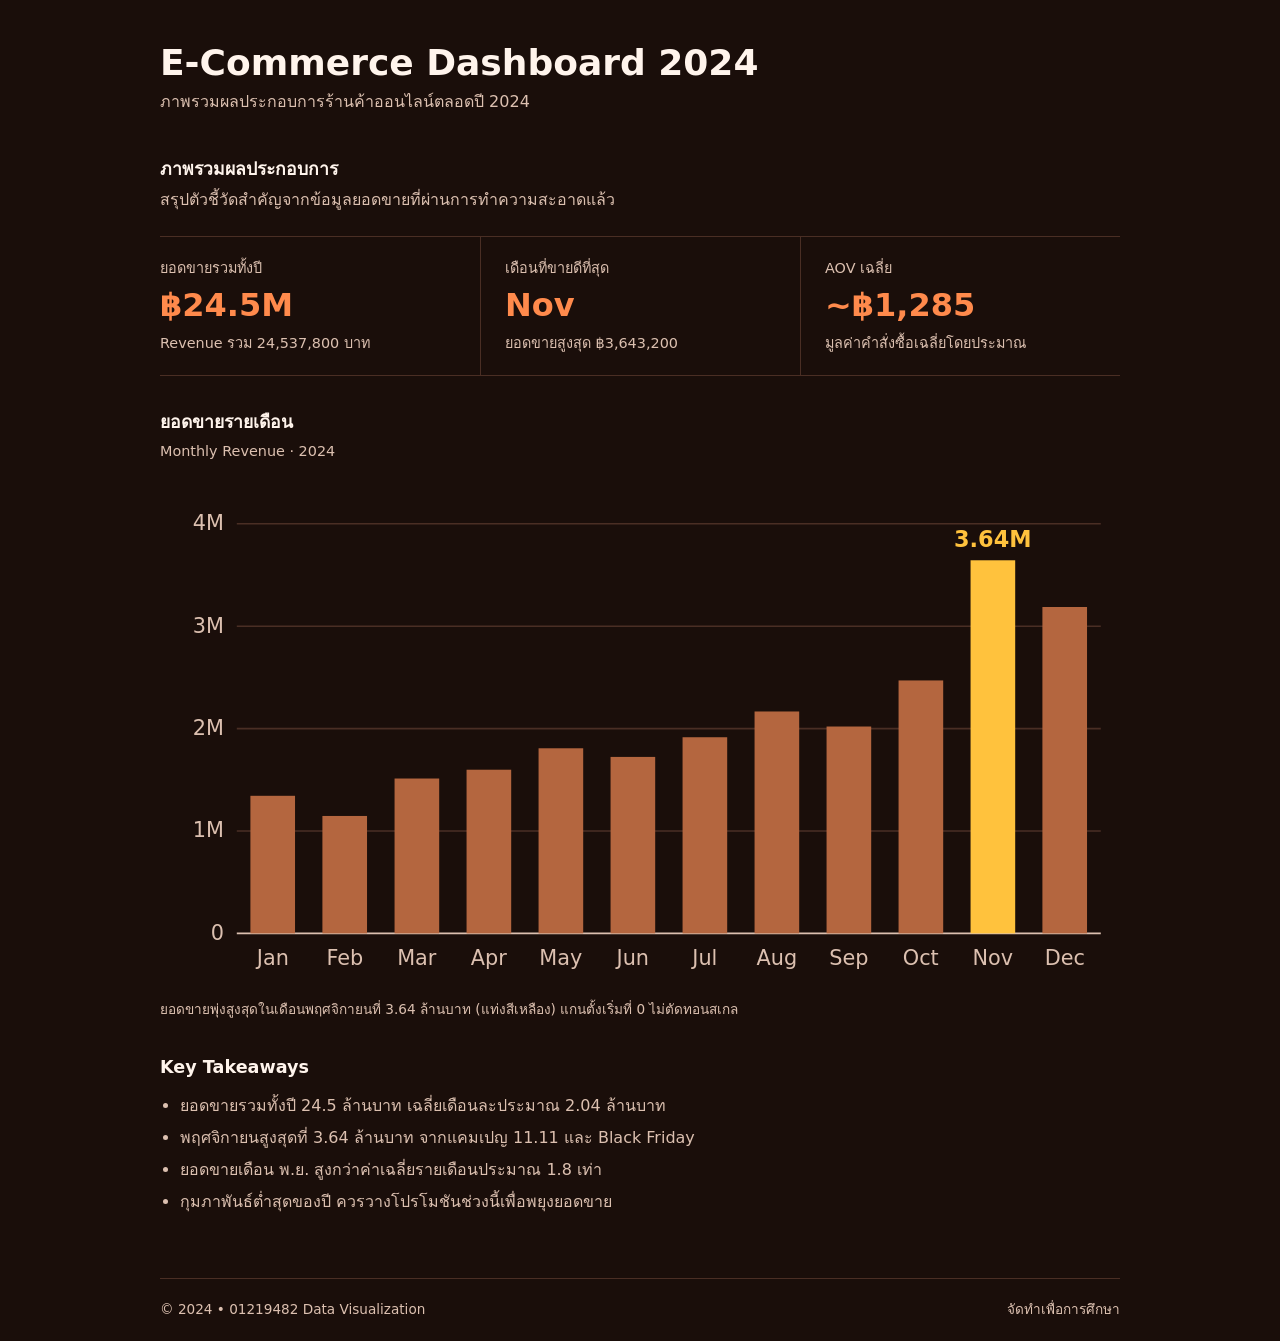
<file: index.html>
<!doctype html>
<html lang="th">
<head>
  <meta charset="utf-8">
  <meta name="viewport" content="width=device-width, initial-scale=1">
  <meta name="description" content="E-Commerce Dashboard 2024 สรุปยอดขายรายเดือน">
  <title>E-Commerce Dashboard 2024</title>
  <link rel="stylesheet" href="styles.css">
</head>
<body>
  <header class="site-header">
    <h1>E-Commerce Dashboard 2024</h1>
    <p class="subtitle">ภาพรวมผลประกอบการร้านค้าออนไลน์ตลอดปี 2024</p>
  </header>

  <main class="dashboard">
    <section class="intro" aria-labelledby="overview-title">
      <h2 id="overview-title">ภาพรวมผลประกอบการ</h2>
      <p>สรุปตัวชี้วัดสำคัญจากข้อมูลยอดขายที่ผ่านการทำความสะอาดแล้ว</p>
    </section>

    <section class="kpis" aria-label="ตัวชี้วัดสำคัญ">
      <article class="kpi-card">
        <p class="kpi-label">ยอดขายรวมทั้งปี</p>
        <p class="kpi-value">฿24.5M</p>
        <p class="kpi-note">Revenue รวม 24,537,800 บาท</p>
      </article>

      <article class="kpi-card">
        <p class="kpi-label">เดือนที่ขายดีที่สุด</p>
        <p class="kpi-value">Nov</p>
        <p class="kpi-note">ยอดขายสูงสุด ฿3,643,200</p>
      </article>

      <article class="kpi-card">
        <p class="kpi-label">AOV เฉลี่ย</p>
        <p class="kpi-value">~฿1,285</p>
        <p class="kpi-note">มูลค่าคำสั่งซื้อเฉลี่ยโดยประมาณ</p>
      </article>
    </section>

    <section class="panel chart" aria-labelledby="chart-title">
      <h2 id="chart-title">ยอดขายรายเดือน</h2>
      <p>Monthly Revenue · 2024</p>
      <figure class="chart-figure">
        <svg id="revenue-chart" viewBox="0 0 600 320" role="img" aria-labelledby="cTitle cDesc">
          <title id="cTitle">Monthly Revenue 2024</title>
          <desc id="cDesc">กราฟแท่งยอดขายรายเดือนปี 2024 กำลังโหลดข้อมูล</desc>
          <g id="chart-layer"></g>
        </svg>
        <p id="chart-status" class="chart-status" role="status">กำลังโหลดข้อมูล…</p>
        <figcaption>ยอดขายพุ่งสูงสุดในเดือนพฤศจิกายนที่ 3.64 ล้านบาท (แท่งสีเหลือง) แกนตั้งเริ่มที่ 0 ไม่ตัดทอนสเกล</figcaption>
      </figure>
    </section>

    <section class="panel insights" aria-labelledby="insights-title">
      <h2 id="insights-title">Key Takeaways</h2>
      <ul>
        <li>ยอดขายรวมทั้งปี 24.5 ล้านบาท เฉลี่ยเดือนละประมาณ 2.04 ล้านบาท</li>
        <li>พฤศจิกายนสูงสุดที่ 3.64 ล้านบาท จากแคมเปญ 11.11 และ Black Friday</li>
        <li>ยอดขายเดือน พ.ย. สูงกว่าค่าเฉลี่ยรายเดือนประมาณ 1.8 เท่า</li>
        <li>กุมภาพันธ์ต่ำสุดของปี ควรวางโปรโมชันช่วงนี้เพื่อพยุงยอดขาย</li>
      </ul>
    </section>
  </main>

  <footer class="site-footer">
    <p>&copy; 2024 • 01219482 Data Visualization</p>
    <p>จัดทำเพื่อการศึกษา</p>
  </footer>

  <script>
    // Pass one record per order: { month: "Nov", revenue: 1234 }.
    function calculateRevenueMetrics(orders) {
      const monthlyRevenue = new Map();
      let totalRevenue = 0;
      let validOrderCount = 0;

      for (const order of orders) {
        const revenue = Number(order.revenue);
        if (!order.month || !Number.isFinite(revenue)) continue;

        totalRevenue += revenue;
        validOrderCount += 1;
        monthlyRevenue.set(
          order.month,
          (monthlyRevenue.get(order.month) || 0) + revenue
        );
      }

      let peakMonth = null;
      let peakRevenue = 0;
      for (const [month, revenue] of monthlyRevenue) {
        if (peakMonth === null || revenue > peakRevenue) {
          peakMonth = month;
          peakRevenue = revenue;
        }
      }

      return {
        totalRevenue,
        peakMonth,
        peakRevenue,
        averageRevenue: validOrderCount ? totalRevenue / validOrderCount : 0
      };
    }
  </script>

  <script>
    // Optional: paste 12 records here if you open the file directly (file://)
    // and fetch() is blocked. Example: [{ month: "Jan", revenue: 1234567 }, ...]
    const FALLBACK_DATA = [{"month": "Jan", "revenue": 1344000}, {"month": "Feb", "revenue": 1146600}, {"month": "Mar", "revenue": 1513000}, {"month": "Apr", "revenue": 1598200}, {"month": "May", "revenue": 1808500}, {"month": "Jun", "revenue": 1724000}, {"month": "Jul", "revenue": 1915200}, {"month": "Aug", "revenue": 2167200}, {"month": "Sep", "revenue": 2020500}, {"month": "Oct", "revenue": 2469600}, {"month": "Nov", "revenue": 3643200}, {"month": "Dec", "revenue": 3187800}];

    const SVG_NS = "http://www.w3.org/2000/svg";

    function svgEl(name, attrs, text) {
      const node = document.createElementNS(SVG_NS, name);
      for (const key in attrs) node.setAttribute(key, attrs[key]);
      if (text !== undefined) node.textContent = text;
      return node;
    }

    // Accepts [{month, revenue}] or Chart.js format {labels:[], datasets:[{data:[]}]}.
    function parseChartData(json) {
      let rows = [];
      if (Array.isArray(json)) {
        rows = json.map(d => ({
          month: String(d.month ?? d.label ?? ""),
          revenue: Number(d.revenue ?? d.value)
        }));
      } else if (json && Array.isArray(json.labels) && json.datasets && json.datasets[0]) {
        rows = json.labels.map((label, i) => ({
          month: String(label),
          revenue: Number(json.datasets[0].data[i])
        }));
      }
      return rows.filter(d => d.month && Number.isFinite(d.revenue));
    }

    function renderBarChart(data) {
      const svg = document.getElementById("revenue-chart");
      const layer = document.getElementById("chart-layer");
      layer.replaceChildren();

      const W = 600, H = 320;
      const margin = { left: 48, right: 12, top: 28, bottom: 36 };
      const plotW = W - margin.left - margin.right;
      const plotH = H - margin.top - margin.bottom;
      const base = margin.top + plotH;

      const maxValue = Math.max(...data.map(d => d.revenue));
      const axisMax = Math.ceil(maxValue / 1e6) * 1e6; // Y axis always starts at 0
      const peakIndex = data.findIndex(d => d.revenue === maxValue);
      const minValue = Math.min(...data.map(d => d.revenue));
      const lowIndex = data.findIndex(d => d.revenue === minValue);

      // Grid lines + Y axis labels
      for (let v = 0; v <= axisMax; v += 1e6) {
        const y = base - (v / axisMax) * plotH;
        layer.appendChild(svgEl("line", {
          x1: margin.left, x2: W - margin.right, y1: y, y2: y,
          class: v === 0 ? "axis-line" : "grid-line"
        }));
        layer.appendChild(svgEl("text", {
          x: margin.left - 8, y: y + 4, "text-anchor": "end", class: "axis-text"
        }, v === 0 ? "0" : (v / 1e6) + "M"));
      }

      // Bars + month labels
      const band = plotW / data.length;
      const barW = band * 0.62;
      data.forEach((d, i) => {
        const h = (d.revenue / axisMax) * plotH;
        const x = margin.left + i * band + (band - barW) / 2;
        const y = base - h;
        const isPeak = i === peakIndex;

        const rect = svgEl("rect", {
          x: x.toFixed(1), y: y.toFixed(1),
          width: barW.toFixed(1), height: h.toFixed(1),
          class: isPeak ? "bar bar-peak" : "bar"
        });
        rect.appendChild(svgEl("title", {}, d.month + ": " + d.revenue.toLocaleString("en-US") + " THB"));
        layer.appendChild(rect);

        layer.appendChild(svgEl("text", {
          x: (x + barW / 2).toFixed(1), y: base + 20,
          "text-anchor": "middle", class: "axis-text"
        }, d.month.slice(0, 3)));

        if (isPeak) {
          layer.appendChild(svgEl("text", {
            x: (x + barW / 2).toFixed(1), y: (y - 8).toFixed(1),
            "text-anchor": "middle", class: "peak-text"
          }, (d.revenue / 1e6).toFixed(2) + "M"));
        }
      });

      // Accessible description built from the data
      const fmt = v => (v / 1e6).toFixed(2) + "M";
      document.getElementById("cDesc").textContent =
        "กราฟแท่งยอดขายรายเดือนปี 2024 เดือนที่สูงสุดคือ " + data[peakIndex].month +
        " ที่ " + fmt(maxValue) + " บาท เดือนที่ต่ำสุดคือ " + data[lowIndex].month +
        " ที่ " + fmt(minValue) + " บาท";
      document.getElementById("chart-status").hidden = true;
    }

    function showChartMessage(text) {
      const status = document.getElementById("chart-status");
      status.textContent = text;
      status.hidden = false;
    }

    async function loadChart() {
      let data = [];
      try {
        const response = await fetch("ecommerce_revenue_chartjs.json");
        if (!response.ok) throw new Error(response.status);
        data = parseChartData(await response.json());
      } catch (err) {
        if (FALLBACK_DATA) data = parseChartData(FALLBACK_DATA);
      }

      if (data.length) {
        renderBarChart(data);
      } else {
        showChartMessage("โหลดข้อมูลกราฟไม่ได้ — วางไฟล์ ecommerce_revenue_chartjs.json ไว้โฟลเดอร์เดียวกับ index.html แล้วเปิดผ่าน Live Server หรือใส่ข้อมูลใน FALLBACK_DATA");
      }
    }

    loadChart();
  </script>
</body>
</html>
</file>
<file: styles.css>
:root {
  color-scheme: dark;
  --bg: #1a0e0a;
  --border: #4a2e24;
  --text: #fff4ec;
  --muted: #dcc0b0;
  --accent: #ff8a4c;
}

* { box-sizing: border-box; }

body {
  margin: 0;
  background: var(--bg);
  color: var(--text);
  font-family: system-ui, -apple-system, "Segoe UI", sans-serif;
  line-height: 1.6;
}

.site-header,
.dashboard,
.site-footer {
  width: min(100% - 2rem, 960px);
  margin-inline: auto;
}

h1, h2, p { margin-top: 0; }

.site-header { padding-block: 2.5rem 1.5rem; }

h1 {
  margin-bottom: 0.25rem;
  font-size: clamp(1.6rem, 5vw, 2.25rem);
  line-height: 1.25;
}

h2 { margin-bottom: 0.25rem; font-size: 1.1rem; }

.subtitle,
.intro p,
.panel p,
.kpi-label,
.kpi-note { color: var(--muted); }

.subtitle { margin-bottom: 0; }

.dashboard { padding-block: 1rem 2rem; }

.intro { margin-bottom: 1.5rem; }
.intro p { margin-bottom: 0; }

.kpis {
  display: grid;
  grid-template-columns: 1fr;
  margin-bottom: 2rem;
  border-block: 1px solid var(--border);
}

.kpi-card { padding: 1.25rem 0; }
.kpi-card + .kpi-card { border-top: 1px solid var(--border); }

.kpi-label,
.kpi-note { margin-bottom: 0; font-size: 0.9rem; }

.kpi-value {
  margin-bottom: 0;
  color: var(--accent);
  font-size: 2rem;
  font-weight: 700;
}

.panel { margin-bottom: 2rem; }
.panel p { margin-bottom: 0; font-size: 0.9rem; }

.insights ul { margin: 0.75rem 0 0; padding-left: 1.25rem; color: var(--muted); }
.insights li + li { margin-top: 0.4rem; }

.site-footer {
  display: flex;
  flex-direction: column;
  padding-block: 1.25rem;
  border-top: 1px solid var(--border);
  color: var(--muted);
  font-size: 0.85rem;
}
.site-footer p { margin-bottom: 0; }

/* SVG bar chart */
.chart-figure { margin: 1rem 0 0; }
.chart-figure svg { display: block; width: 100%; height: auto; }
.chart-figure figcaption,
.chart-status { margin: 0.5rem 0 0; color: var(--muted); font-size: 0.85rem; }

.bar { fill: #b4663f; }
.bar-peak { fill: #ffc23d; }
.bar:hover { opacity: 0.85; }

.grid-line { stroke: var(--border); stroke-width: 1; }
.axis-line { stroke: var(--muted); stroke-width: 1; }
.axis-text { fill: var(--muted); font-size: 13px; }
.peak-text { fill: #ffc23d; font-size: 14px; font-weight: 700; }

@media (min-width: 768px) {
  .kpis { grid-template-columns: repeat(3, 1fr); }
  .kpi-card { padding-inline: 1.5rem; }
  .kpi-card:first-child { padding-left: 0; }
  .kpi-card + .kpi-card { border-top: 0; border-left: 1px solid var(--border); }
  .site-footer { flex-direction: row; justify-content: space-between; }
}
</file>
